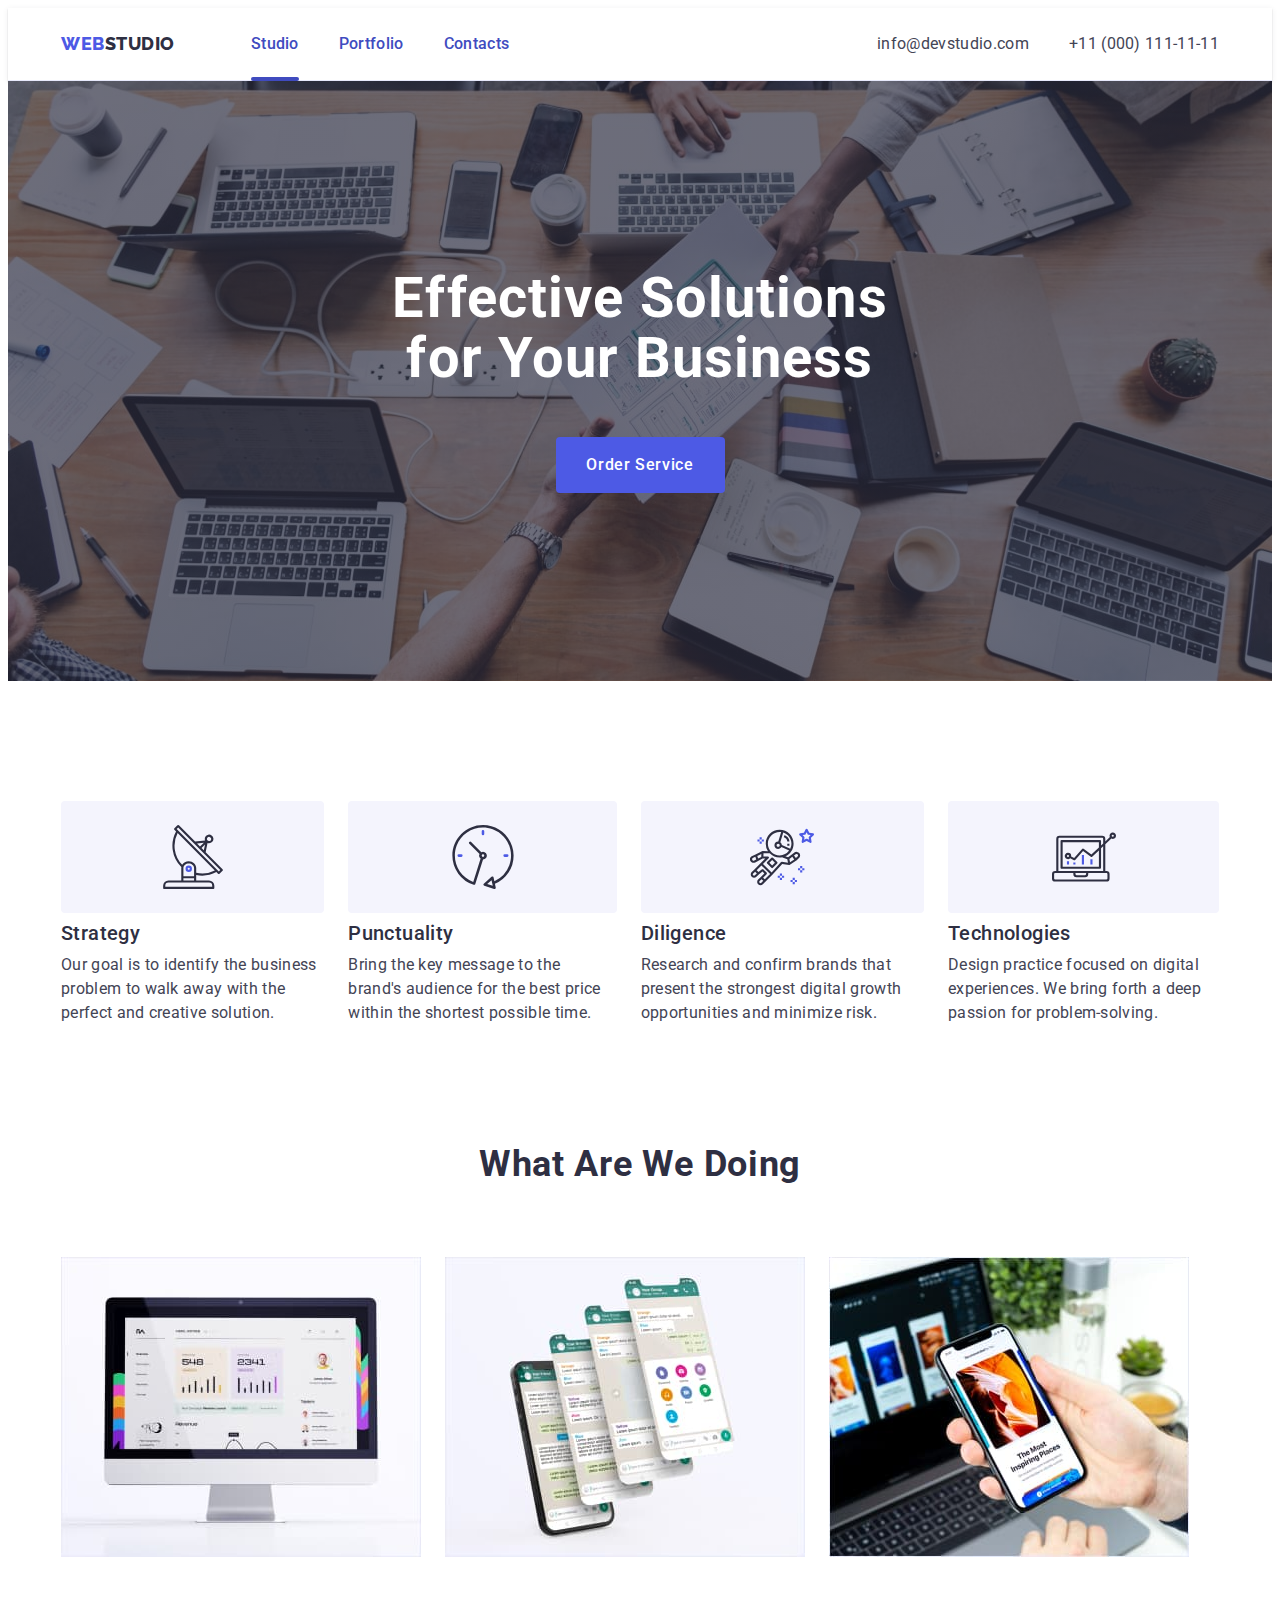
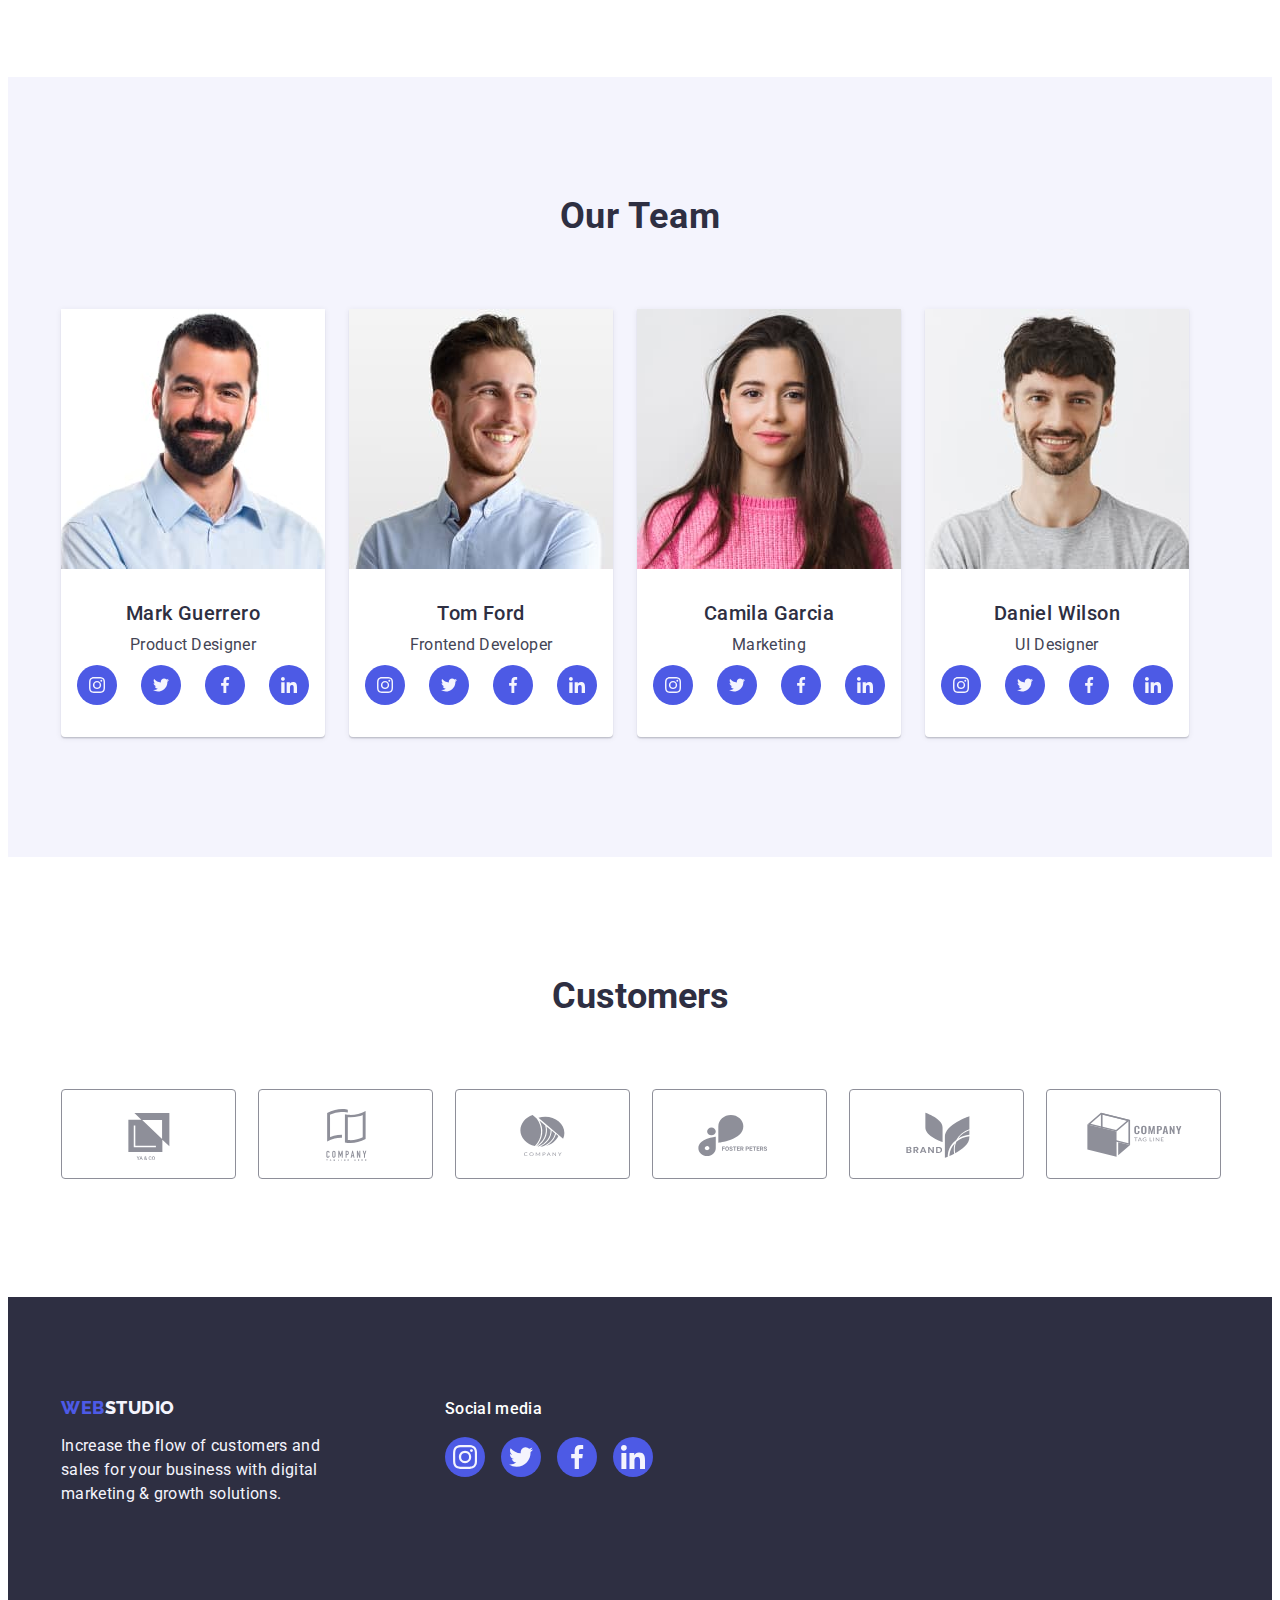
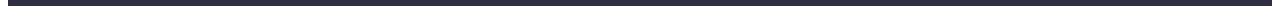
<file: index.html>
<!DOCTYPE html>
<html lang="en">
  <head>
    <meta charset="UTF-8" />
    <meta name="viewport" content="width=device-width, initial-scale=1.0" />
    <link rel="preconnect" href="https://fonts.googleapis.com" />
    <link rel="preconnect" href="https://fonts.gstatic.com" crossorigin />
    <link
      href="https://fonts.googleapis.com/css2?family=Raleway:wght@800&family=Roboto:wght@400;500;700&display=swap"
      rel="stylesheet"
    />
    <link
      rel="stylesheet"
      href="https://cdnjs.cloudflare.com/ajax/libs/modern-normalize/2.0.0/modern-normalize.min.css"
      integrity="sha512-4xo8blKMVCiXpTaLzQSLSw3KFOVPWhm/TRtuPVc4WG6kUgjH6J03IBuG7JZPkcWMxJ5huwaBpOpnwYElP/m6wg=="
      crossorigin="anonymous"
      referrerpolicy="no-referrer"
    />
    <link rel="stylesheet" href="./css/styles.css" />
    <title>Document</title>
  </head>
  <body>
    <!--? Header -->
    <header class="header">
      <div class="container">
        <nav class="nav">
          <a href="./index.html" class="logo link"
            >Web<span class="logo-span">Studio</span></a
          >
          <ul class="nav-list list">
            <li class="nav-list-item">
              <a href="./index.html" class="nav-list-ref link current"
                >Studio</a
              >
            </li>
            <li class="nav-list-item">
              <a href="./portfolio.html" class="nav-list-ref link">Portfolio</a>
            </li>
            <li class="nav-list-item">
              <a href="" class="nav-list-ref link">Contacts</a>
            </li>
          </ul>
        </nav>
        <address class="address">
          <ul class="address-list list">
            <li class="address-list-item">
              <a href="mailto:info@devstudio.com" class="address-list-ref link"
                >info@devstudio.com</a
              >
            </li>
            <li class="address-list-item">
              <a href="tel:+110001111111" class="address-list-ref link"
                >+11 (000) 111-11-11</a
              >
            </li>
          </ul>
        </address>
      </div>
    </header>
    <!--? Main  -->
    <main>
      <!--? Herro -->
      <section class="hero">
        <div class="container">
          <h1 class="hero-title">Effective Solutions for Your Business</h1>
          <button data-modal-open type="button" class="hero-btn">
            Order Service
          </button>
        </div>
      </section>
      <!--? features -->
      <section class="features">
        <div class="container">
          <h2 class="visually-hidden">features</h2>
          <ul class="features-list list">
            <li class="features-list-item">
              <div class="wrap-features-icons">
                <svg class="features-icon" width="64" height="64">
                  <use href="./images/icons.svg#icon-antenna"></use>
                </svg>
              </div>
              <h3 class="features-subtitle">Strategy</h3>
              <p class="features-text">
                Our goal is to identify the business problem to walk away with
                the perfect and creative solution.
              </p>
            </li>
            <li class="features-list-item">
              <div class="wrap-features-icons">
                <svg class="features-icon" width="64" height="64">
                  <use href="./images/icons.svg#icon-clock"></use>
                </svg>
              </div>
              <h3 class="features-subtitle">Punctuality</h3>
              <p class="features-text">
                Bring the key message to the brand's audience for the best price
                within the shortest possible time.
              </p>
            </li>
            <li class="features-list-item">
              <div class="wrap-features-icons">
                <svg class="features-icon" width="64" height="64">
                  <use href="./images/icons.svg#icon-astronaut"></use>
                </svg>
              </div>
              <h3 class="features-subtitle">Diligence</h3>
              <p class="features-text">
                Research and confirm brands that present the strongest digital
                growth opportunities and minimize risk.
              </p>
            </li>
            <li class="features-list-item">
              <div class="wrap-features-icons">
                <svg class="features-icon" width="64" height="64">
                  <use href="./images/icons.svg#icon-diagram"></use>
                </svg>
              </div>
              <h3 class="features-subtitle">Technologies</h3>
              <p class="features-text">
                Design practice focused on digital experiences. We bring forth a
                deep passion for problem-solving.
              </p>
            </li>
          </ul>
        </div>
      </section>
      <!--? What Are We Doing -->
      <section class="work">
        <div class="container">
          <h2 class="work-title">What are we doing</h2>
          <ul class="work-list list">
            <li class="work-list-item">
              <img
                src="./images/img1.jpg"
                alt="Descktop dev"
                width="360"
                height="300"
              />
            </li>
            <li class="work-list-item">
              <img
                src="./images/img2.jpg"
                alt="Mobile dev"
                width="360"
                height="300"
              />
            </li>
            <li class="work-list-item">
              <img
                src="./images/img3.jpg"
                alt="Adaptive dev"
                width="360"
                height="300"
              />
            </li>
          </ul>
        </div>
      </section>
      <!--? Our Team -->
      <section class="team">
        <div class="container">
          <h2 class="team-title">Our Team</h2>
          <ul class="team-list list">
            <li class="team-list-item">
              <img
                src="./images/markguerrero1.jpg"
                alt="Product Designer"
                width="264"
                height="260"
              />
              <div class="team-subtitle-text-wrap">
                <h3 class="team-subtitle">Mark Guerrero</h3>
                <p class="team-text">Product Designer</p>
                <ul class="team-list-icons list">
                  <li class="team-item-icon">
                    <a href="" class="link team-icon-ref link">
                      <svg class="team-icon" width="16" height="16">
                        <use href="./images/icons.svg#icon-instagram"></use>
                      </svg>
                    </a>
                  </li>
                  <li class="team-item-icon">
                    <a href="" class="link team-icon-ref link">
                      <svg class="team-icon" width="16" height="16">
                        <use href="./images/icons.svg#icon-twitter"></use>
                      </svg>
                    </a>
                  </li>
                  <li class="team-item-icon">
                    <a href="" class="link team-icon-ref link">
                      <svg class="team-icon" width="16" height="16">
                        <use href="./images/icons.svg#icon-facebook"></use>
                      </svg>
                    </a>
                  </li>
                  <li class="team-item-icon">
                    <a href="" class="link team-icon-ref link">
                      <svg class="team-icon" width="16" height="16">
                        <use href="./images/icons.svg#icon-linkedin"></use>
                      </svg>
                    </a>
                  </li>
                </ul>
              </div>
            </li>
            <li class="team-list-item">
              <img
                src="./images/tomford2.jpg"
                alt="Frontend Developer"
                width="264"
                height="260"
              />
              <div class="team-subtitle-text-wrap">
                <h3 class="team-subtitle">Tom Ford</h3>
                <p class="team-text">Frontend Developer</p>
                <ul class="team-list-icons list">
                  <li class="team-item-icon">
                    <a href="" class="link team-icon-ref link">
                      <svg class="team-icon" width="16" height="16">
                        <use href="./images/icons.svg#icon-instagram"></use>
                      </svg>
                    </a>
                  </li>
                  <li class="team-item-icon">
                    <a href="" class="link team-icon-ref link">
                      <svg class="team-icon" width="16" height="16">
                        <use href="./images/icons.svg#icon-twitter"></use>
                      </svg>
                    </a>
                  </li>
                  <li class="team-item-icon">
                    <a href="" class="link team-icon-ref link">
                      <svg class="team-icon" width="16" height="16">
                        <use href="./images/icons.svg#icon-facebook"></use>
                      </svg>
                    </a>
                  </li>
                  <li class="team-item-icon">
                    <a href="" class="link team-icon-ref link">
                      <svg class="team-icon" width="16" height="16">
                        <use href="./images/icons.svg#icon-linkedin"></use>
                      </svg>
                    </a>
                  </li>
                </ul>
              </div>
            </li>
            <li class="team-list-item">
              <img
                src="./images/camilagarcia3.jpg"
                alt="Marketing"
                width="264"
                height="260"
              />
              <div class="team-subtitle-text-wrap">
                <h3 class="team-subtitle">Camila Garcia</h3>
                <p class="team-text">Marketing</p>
                <ul class="team-list-icons list">
                  <li class="team-item-icon">
                    <a href="" class="link team-icon-ref link">
                      <svg class="team-icon" width="16" height="16">
                        <use href="./images/icons.svg#icon-instagram"></use>
                      </svg>
                    </a>
                  </li>
                  <li class="team-item-icon">
                    <a href="" class="link team-icon-ref link">
                      <svg class="team-icon" width="16" height="16">
                        <use href="./images/icons.svg#icon-twitter"></use>
                      </svg>
                    </a>
                  </li>
                  <li class="team-item-icon">
                    <a href="" class="link team-icon-ref link">
                      <svg class="team-icon" width="16" height="16">
                        <use href="./images/icons.svg#icon-facebook"></use>
                      </svg>
                    </a>
                  </li>
                  <li class="team-item-icon">
                    <a href="" class="link team-icon-ref link">
                      <svg class="team-icon" width="16" height="16">
                        <use href="./images/icons.svg#icon-linkedin"></use>
                      </svg>
                    </a>
                  </li>
                </ul>
              </div>
            </li>
            <li class="team-list-item">
              <img
                src="./images/danielwilson4.jpg"
                alt="UI Designer"
                width="264"
                height="260"
              />
              <div class="team-subtitle-text-wrap">
                <h3 class="team-subtitle">Daniel Wilson</h3>
                <p class="team-text">UI Designer</p>
                <ul class="team-list-icons list">
                  <li class="team-item-icon">
                    <a href="" class="link team-icon-ref link">
                      <svg class="team-icon" width="16" height="16">
                        <use href="./images/icons.svg#icon-instagram"></use>
                      </svg>
                    </a>
                  </li>
                  <li class="team-item-icon">
                    <a href="" class="link team-icon-ref link">
                      <svg class="team-icon" width="16" height="16">
                        <use href="./images/icons.svg#icon-twitter"></use>
                      </svg>
                    </a>
                  </li>
                  <li class="team-item-icon">
                    <a href="" class="link team-icon-ref link">
                      <svg class="team-icon" width="16" height="16">
                        <use href="./images/icons.svg#icon-facebook"></use>
                      </svg>
                    </a>
                  </li>
                  <li class="team-item-icon">
                    <a href="" class="link team-icon-ref link">
                      <svg class="team-icon" width="16" height="16">
                        <use href="./images/icons.svg#icon-linkedin"></use>
                      </svg>
                    </a>
                  </li>
                </ul>
              </div>
            </li>
          </ul>
        </div>
      </section>
      <!--? customers -->
      <section class="customers">
        <div class="container">
          <h2 class="castomers-title">Customers</h2>
          <ul class="customers-list list">
            <li class="customers-item">
              <a href="" class="customers-ref link">
                <svg class="customers-icon" width="104" height="56">
                  <use href="./images/icons.svg#icon-Logo"></use>
                </svg>
              </a>
            </li>
            <li class="customers-item">
              <a href="" class="customers-ref link">
                <svg class="customers-icon" width="104" height="56">
                  <use href="./images/icons.svg#icon-Logo-1"></use>
                </svg>
              </a>
            </li>
            <li class="customers-item">
              <a href="" class="customers-ref link">
                <svg class="customers-icon" width="104" height="56">
                  <use href="./images/icons.svg#icon-Logo-2"></use>
                </svg>
              </a>
            </li>
            <li class="customers-item">
              <a href="" class="customers-ref link">
                <svg class="customers-icon" width="104" height="56">
                  <use href="./images/icons.svg#icon-Logo-3"></use>
                </svg>
              </a>
            </li>
            <li class="customers-item">
              <a href="" class="customers-ref link">
                <svg class="customers-icon" width="104" height="56">
                  <use href="./images/icons.svg#icon-Logo-4"></use>
                </svg>
              </a>
            </li>
            <li class="customers-item">
              <a href="" class="customers-ref link">
                <svg class="customers-icon" width="104" height="56">
                  <use href="./images/icons.svg#icon-Logo-5"></use>
                </svg>
              </a>
            </li>
          </ul>
        </div>
      </section>
    </main>
    <!--? Footer  -->
    <footer class="footer">
      <div class="container">
        <div class="footer-wrap-logo-text">
          <a href="./index.html" class="logo link"
            >Web<span class="logo-span">Studio</span></a
          >
          <p class="footer-text">
            Increase the flow of customers and sales for your business with
            digital marketing & growth solutions.
          </p>
        </div>
        <div class="footer-social-cover">
          <p class="footer-social-title">Social media</p>
          <ul class="footer-social-list list">
            <li class="footer-social-item">
              <a class="footer-social-ref link" href="">
                <svg class="footer-social-icon" width="24" height="24">
                  <use href="./images/icons.svg#icon-instagram"></use>
                </svg>
              </a>
            </li>
            <li class="footer-social-item">
              <a class="footer-social-ref link" href="">
                <svg class="footer-social-icon" width="24" height="24">
                  <use href="./images/icons.svg#icon-twitter"></use>
                </svg>
              </a>
            </li>
            <li class="footer-social-item">
              <a class="footer-social-ref link" href="">
                <svg class="footer-social-icon" width="24" height="24">
                  <use href="./images/icons.svg#icon-facebook"></use>
                </svg>
              </a>
            </li>
            <li class="footer-social-item">
              <a class="footer-social-ref link" href="">
                <svg class="footer-social-icon" width="24" height="24">
                  <use href="./images/icons.svg#icon-linkedin"></use>
                </svg>
              </a>
            </li>
          </ul>
        </div>
      </div>
    </footer>
    <!--? backdrop -->
    <div class="backdrop is-hidden" data-modal>
      <div class="modal">
        <button type="button" class="modal-btn" data-modal-close>
          <svg width="8" height="8" class="modal-icon">
            <use href="./images/icons.svg#icon-close-btn"></use>
          </svg>
        </button>
        <div class="modal-field"></div>
      </div>
    </div>
    <script src="./js/modal.js"></script>
  </body>
</html>
</file>
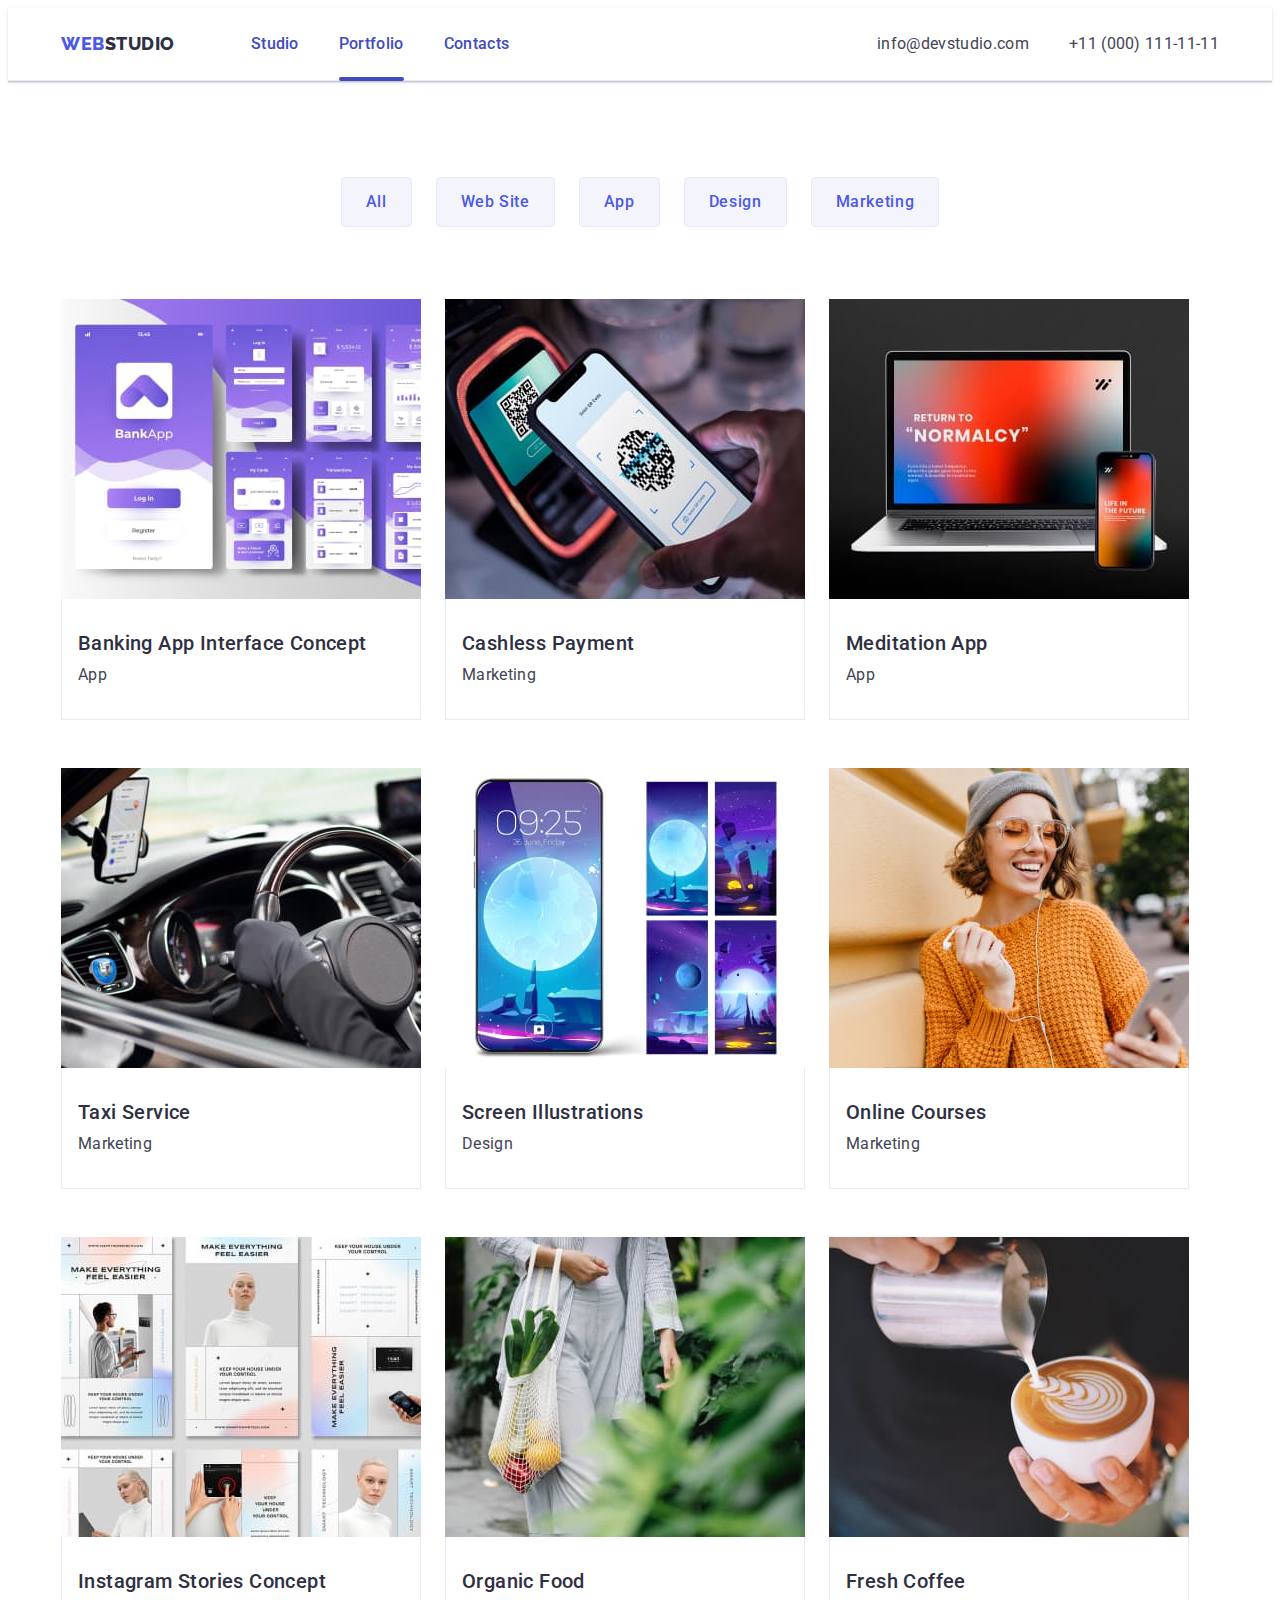
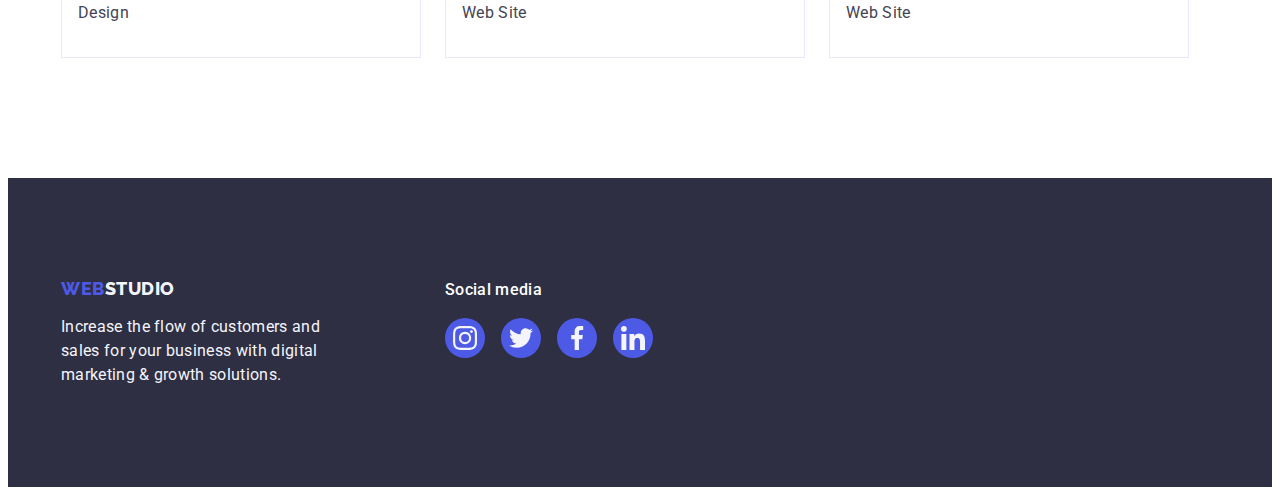
<file: portfolio.html>
<!DOCTYPE html>
<html lang="en">
  <head>
    <meta charset="UTF-8" />
    <meta name="viewport" content="width=device-width, initial-scale=1.0" />
    <link rel="preconnect" href="https://fonts.googleapis.com" />
    <link rel="preconnect" href="https://fonts.gstatic.com" crossorigin />
    <link
      href="https://fonts.googleapis.com/css2?family=Raleway:wght@800&family=Roboto:wght@400;500;700&display=swap"
      rel="stylesheet"
    />
    <link
      rel="stylesheet"
      href="https://cdnjs.cloudflare.com/ajax/libs/modern-normalize/2.0.0/modern-normalize.min.css"
      integrity="sha512-4xo8blKMVCiXpTaLzQSLSw3KFOVPWhm/TRtuPVc4WG6kUgjH6J03IBuG7JZPkcWMxJ5huwaBpOpnwYElP/m6wg=="
      crossorigin="anonymous"
      referrerpolicy="no-referrer"
    />
    <link rel="stylesheet" href="./css/styles.css" />
    <title>Document</title>
  </head>
  <body>
    <!--? Header -->
    <header class="header">
      <div class="container container-header">
        <nav class="nav">
          <a href="./index.html" class="logo link"
            >Web<span class="logo-span">Studio</span></a
          >
          <ul class="nav-list list">
            <li class="nav-list-item">
              <a href="./index.html" class="nav-list-ref link">Studio</a>
            </li>
            <li class="nav-list-item">
              <a href="./portfolio.html" class="nav-list-ref link current"
                >Portfolio</a
              >
            </li>
            <li class="nav-list-item">
              <a href="" class="nav-list-ref link">Contacts</a>
            </li>
          </ul>
        </nav>
        <address class="address">
          <ul class="address-list list">
            <li class="address-list-item">
              <a href="mailto:info@devstudio.com" class="address-list-ref link"
                >info@devstudio.com</a
              >
            </li>
            <li class="address-list-item">
              <a href="tel:+110001111111" class="address-list-ref link"
                >+11 (000) 111-11-11</a
              >
            </li>
          </ul>
        </address>
      </div>
    </header>
    <!--? Main  -->
    <main>
      <!--? Filter -->
      <section class="filter">
        <div class="container">
          <h1 class="visually-hidden">Filter</h1>
          <ul class="filter-list list">
            <li class="filter-list-item">
              <button class="filter-button" type="button">All</button>
            </li>
            <li class="filter-list-item">
              <button class="filter-button" type="button">Web Site</button>
            </li>
            <li class="filter-list-item">
              <button class="filter-button" type="button">App</button>
            </li>
            <li class="filter-list-item">
              <button class="filter-button" type="button">Design</button>
            </li>
            <li class="filter-list-item">
              <button class="filter-button" type="button">Marketing</button>
            </li>
          </ul>
          <!--? Gallery view -->
          <ul class="gallery-list list">
            <li class="gallery-list-item">
              <a href="" class="gallery-ref link">
                <div class="gallery-cover-wrap">
                  <img
                    src="./images/bankingapp-8.jpg"
                    alt="Banking App Interface Concept"
                    width="360"
                    height="300"
                  />

                  <p class="gallery-iteractive-text">
                    14 Stylish and User-Friendly App Design Concepts · Task
                    Manager App · Calorie Tracker App · Exotic Fruit Ecommerce
                    App · Cloud Storage App
                  </p>
                </div>
                <div class="gallery-subtitle-text-wrap">
                  <h2 class="gallery-subtitle">
                    Banking App Interface Concept
                  </h2>
                  <p class="gallery-text">App</p>
                </div></a
              >
            </li>
            <li class="gallery-list-item">
              <a href="" class="gallery-ref link">
                <div class="gallery-cover-wrap">
                  <img
                    src="./images/cashlesspayment-7.jpg"
                    alt="Cashless Payment"
                    width="360"
                    height="300"
                  />
                  <p class="gallery-iteractive-text">
                    14 Stylish and User-Friendly App Design Concepts · Task
                    Manager App · Calorie Tracker App · Exotic Fruit Ecommerce
                    App · Cloud Storage App
                  </p>
                </div>
                <div class="gallery-subtitle-text-wrap">
                  <h2 class="gallery-subtitle">Cashless Payment</h2>
                  <p class="gallery-text">Marketing</p>
                </div></a
              >
            </li>
            <li class="gallery-list-item">
              <a href="" class="gallery-ref link">
                <div class="gallery-cover-wrap">
                  <img
                    src="./images/meditationapp-6.jpg"
                    alt="Meditation App"
                    width="360"
                    height="300"
                  />

                  <p class="gallery-iteractive-text">
                    14 Stylish and User-Friendly App Design Concepts · Task
                    Manager App · Calorie Tracker App · Exotic Fruit Ecommerce
                    App · Cloud Storage App
                  </p>
                </div>
                <div class="gallery-subtitle-text-wrap">
                  <h2 class="gallery-subtitle">Meditation App</h2>
                  <p class="gallery-text">App</p>
                </div></a
              >
            </li>
            <li class="gallery-list-item">
              <a href="" class="gallery-ref link">
                <div class="gallery-cover-wrap">
                  <img
                    src="./images/taxiservice-5.jpg"
                    alt="Taxi Service"
                    width="360"
                    height="300"
                  />

                  <p class="gallery-iteractive-text">
                    14 Stylish and User-Friendly App Design Concepts · Task
                    Manager App · Calorie Tracker App · Exotic Fruit Ecommerce
                    App · Cloud Storage App
                  </p>
                </div>
                <div class="gallery-subtitle-text-wrap">
                  <h2 class="gallery-subtitle">Taxi Service</h2>
                  <p class="gallery-text">Marketing</p>
                </div></a
              >
            </li>
            <li class="gallery-list-item">
              <a href="" class="gallery-ref link">
                <div class="gallery-cover-wrap">
                  <img
                    src="./images/screenillustrations-4.jpg"
                    alt="Screen Illustrations"
                    width="360"
                    height="300"
                  />

                  <p class="gallery-iteractive-text">
                    14 Stylish and User-Friendly App Design Concepts · Task
                    Manager App · Calorie Tracker App · Exotic Fruit Ecommerce
                    App · Cloud Storage App
                  </p>
                </div>
                <div class="gallery-subtitle-text-wrap">
                  <h2 class="gallery-subtitle">Screen Illustrations</h2>
                  <p class="gallery-text">Design</p>
                </div></a
              >
            </li>
            <li class="gallery-list-item">
              <a href="" class="gallery-ref link"
                ><div class="gallery-cover-wrap">
                  <img
                    src="./images/onlinecourses-3.jpg"
                    alt="Online Courses"
                    width="360"
                    height="300"
                  />

                  <p class="gallery-iteractive-text">
                    14 Stylish and User-Friendly App Design Concepts · Task
                    Manager App · Calorie Tracker App · Exotic Fruit Ecommerce
                    App · Cloud Storage App
                  </p>
                </div>
                <div class="gallery-subtitle-text-wrap">
                  <h2 class="gallery-subtitle">Online Courses</h2>
                  <p class="gallery-text">Marketing</p>
                </div></a
              >
            </li>
            <li class="gallery-list-item">
              <a href="" class="gallery-ref link"
                ><div class="gallery-cover-wrap">
                  <img
                    src="./images/instagramstoriesconcept-2.jpg"
                    alt="Instagram Stories Concept"
                    width="360"
                    height="300"
                  />

                  <p class="gallery-iteractive-text">
                    14 Stylish and User-Friendly App Design Concepts · Task
                    Manager App · Calorie Tracker App · Exotic Fruit Ecommerce
                    App · Cloud Storage App
                  </p>
                </div>
                <div class="gallery-subtitle-text-wrap">
                  <h2 class="gallery-subtitle">Instagram Stories Concept</h2>
                  <p class="gallery-text">Design</p>
                </div></a
              >
            </li>
            <li class="gallery-list-item">
              <a href="" class="gallery-ref link"
                ><div class="gallery-cover-wrap">
                  <img
                    src="./images/organicfood-1.jpg"
                    alt="Organic Food"
                    width="360"
                    height="300"
                  />

                  <p class="gallery-iteractive-text">
                    14 Stylish and User-Friendly App Design Concepts · Task
                    Manager App · Calorie Tracker App · Exotic Fruit Ecommerce
                    App · Cloud Storage App
                  </p>
                </div>
                <div class="gallery-subtitle-text-wrap">
                  <h2 class="gallery-subtitle">Organic Food</h2>
                  <p class="gallery-text">Web Site</p>
                </div></a
              >
            </li>
            <li class="gallery-list-item">
              <a href="" class="gallery-ref link"
                ><div class="gallery-cover-wrap">
                  <img
                    src="./images/freshcoffee-0.jpg"
                    alt="Fresh Coffee"
                    width="360"
                    height="300"
                  />

                  <p class="gallery-iteractive-text">
                    14 Stylish and User-Friendly App Design Concepts · Task
                    Manager App · Calorie Tracker App · Exotic Fruit Ecommerce
                    App · Cloud Storage App
                  </p>
                </div>
                <div class="gallery-subtitle-text-wrap">
                  <h2 class="gallery-subtitle">Fresh Coffee</h2>
                  <p class="gallery-text">Web Site</p>
                </div></a
              >
            </li>
          </ul>
        </div>
      </section>
    </main>
    <!--? Footer  -->
    <footer class="footer">
      <div class="container">
        <div class="footer-wrap-logo-text">
          <a href="./index.html" class="logo link"
            >Web<span class="logo-span">Studio</span></a
          >
          <p class="footer-text">
            Increase the flow of customers and sales for your business with
            digital marketing & growth solutions.
          </p>
        </div>
        <div class="footer-social-cover">
          <p class="footer-social-title">Social media</p>
          <ul class="footer-social-list list">
            <li class="footer-social-item">
              <a class="footer-social-ref link" href="">
                <svg class="footer-social-icon" width="24" height="24">
                  <use href="./images/icons.svg#icon-instagram"></use>
                </svg>
              </a>
            </li>
            <li class="footer-social-item">
              <a class="footer-social-ref link" href="">
                <svg class="footer-social-icon" width="24" height="24">
                  <use href="./images/icons.svg#icon-twitter"></use>
                </svg>
              </a>
            </li>
            <li class="footer-social-item">
              <a class="footer-social-ref link" href="">
                <svg class="footer-social-icon" width="24" height="24">
                  <use href="./images/icons.svg#icon-facebook"></use>
                </svg>
              </a>
            </li>
            <li class="footer-social-item">
              <a class="footer-social-ref link" href="">
                <svg class="footer-social-icon" width="24" height="24">
                  <use href="./images/icons.svg#icon-linkedin"></use>
                </svg>
              </a>
            </li>
          </ul>
        </div>
      </div>
    </footer>
  </body>
</html>
</file>
<file: css/styles.css>
:root {
  --navi_blue: #2e2f42;
  --cloud: #f4f4fd;
  --border-cornflower: #e7e9fc;
  --accent-iris: #4d5ae5;
  --pressed_state-ocean: #404bbf;
  --main-slate: #434455;
  --bg_page-white: #ffffff;
  --green: #31d0aa;
}
body {
  font-family: "Roboto", sans-serif;
  background-color: var(--bg_page-white);
  color: var(--main-slate);
}
.container {
  padding: 0 15px;
  width: 100%;
  max-width: 1158px;
  margin: 0 auto;
}
.visually-hidden {
  position: absolute;
  width: 1px;
  height: 1px;
  margin: -1px;
  border: 0;
  padding: 0;
  white-space: nowrap;
  clip-path: inset(100%);
  clip: rect(0 0 0 0);
  overflow: hidden;
}
.current::after {
  content: "";
  width: 100%;
  height: 4px;
  border-radius: 2px;
  background: var(--ocean, #404bbf);
  position: absolute;
  bottom: -1px;
  right: 0;
}
.backdrop {
  position: fixed;
  width: 100%;
  height: 100%;
  top: 0;
  background-color: rgba(46, 47, 66, 0.4);
  transition: opacity 250ms cubic-bezier(0.4, 0, 0.2, 1),
    visibility 250ms cubic-bezier(0.4, 0, 0.2, 1);
}
.modal {
  position: absolute;
  top: 50%;
  left: 50%;
  transform: translate(-50%, -50%);
  border-radius: 4px;
  width: 408px;
  min-height: 584px;
  background: #fcfcfc;
  transition: transform 250ms cubic-bezier(0.4, 0, 0.2, 1);
  box-shadow: 0px 1px 1px rgba(0, 0, 0, 0.14), 0px 1px 3px rgba(0, 0, 0, 0.12),
    0px 2px 1px rgba(0, 0, 0, 0.2);
}
/* .modal-field {
  width: 360px;
  height: 40px;
  border-radius: 4px;
  border: 1px solid var(--navyblue-modal, rgba(46, 47, 66, 0.4));
  } */
.modal-btn {
  position: absolute;
  top: 24px;
  right: 24px;
  border-radius: 50%;
  width: 24px;
  height: 24px;
  padding: 0;
  display: flex;
  align-items: center;
  justify-content: center;
  background-color: #e7e9fc;
  border: 1px solid rgba(0, 0, 0, 0.1);
  /* outline: transparent; */
  cursor: pointer;
  transition: background-color 250ms cubic-bezier(0.4, 0, 0.2, 1),
    border 250ms cubic-bezier(0.4, 0, 0.2, 1);
}
.modal-btn:hover,
.modal-btn:focus {
  background-color: var(--pressed_state-ocean);
  fill: var(--bg_page-white);
  border: none;
}
.modal-icon {
  transition: fill 250ms cubic-bezier(0.4, 0, 0.2, 1);
}
.is-hidden {
  visibility: hidden;
  opacity: 0;
  pointer-events: none;
}
/** -------------------- reset styles---------------------------- */
.list {
  list-style: none;
}
.link {
  text-decoration: none;
}
h1,
h2,
h3,
h4,
h5,
h6,
p {
  margin-top: 0;
  margin-bottom: 0;
}
ul {
  margin-top: 0;
  margin-bottom: 0;
  padding-left: 0;
}
img {
  display: block;
  max-width: 100%;
  height: auto;
}
a {
  outline-color: transparent;
  outline-style: none;
}
/** -------------------------Header ---------------------------- */
.header {
  border-bottom: 1px solid var(--cornflower, #e7e9fc);
  box-shadow: 0px 1px 6px 0px rgba(46, 47, 66, 0.08),
    0px 1px 1px 0px rgba(46, 47, 66, 0.16),
    0px 2px 1px 0px rgba(46, 47, 66, 0.08);
}
.header .container {
  display: flex;
  align-items: center;
  justify-content: space-between;
}

.nav {
  display: flex;
  align-items: center;
}
.logo-span {
  color: var(--navi_blue);
}
.logo {
  color: var(--iris, #4d5ae5);
  font-family: Raleway, sans-serif;
  font-size: 18px;
  font-weight: 800;
  line-height: 1.17;
  letter-spacing: 0.03em;
  text-transform: uppercase;
  margin-right: 76px;
}
.nav-list {
  display: flex;
  gap: 40px;
}
.nav-list-item {
}
.nav-list-ref {
  /* color: var(--navyblue, #2e2f42); */
  color: var(--pressed_state-ocean);
  font-size: 16px;
  font-weight: 500;
  line-height: 1.5;
  letter-spacing: 0.02em;
  position: relative;
  display: block;
  padding: 24px 0;

  transition-property: color;
  transition-duration: 250ms;
  transition-timing-function: cubic-bezier(0.4, 0, 0.2, 1);
}
.nav-list-ref:hover,
.nav-list-ref:focus {
  color: var(--pressed_state-ocean);
}
.address {
  font-style: normal;
  /* margin-left: 332px; */
}
.address-list {
  display: flex;
  gap: 40px;
}
.address-list-item {
}
.address-list-ref {
  color: var(--slate, #434455);
  font-size: 16px;
  line-height: 1.5;
  letter-spacing: 0.02em;

  transition: color 250ms cubic-bezier(0.4, 0, 0.2, 1);
}
.address-list-ref:hover,
.address-list-ref:focus {
  color: var(--pressed_state-ocean);
}
/** --------------------------Main ---------------------------*/
/** herro */
.hero {
  /* background: var(--navyblue, #2e2f42); */
  margin: 0 auto;
  padding: 188px 0;
  background-image: linear-gradient(
      rgba(46, 47, 66, 0.7),
      rgba(46, 47, 66, 0.7)
    ),
    url(../images/people-office.jpg);
  background-repeat: no-repeat;
  background-size: cover;
  background-position: center;
  max-width: 1440px;
}
.hero-title {
  color: var(--white, #fff);
  text-align: center;
  font-size: 56px;
  line-height: 1.07; /* 60/56 */
  letter-spacing: 0.02em; /* 1.12/56 */

  max-width: 496px;
  margin: 0 auto 48px auto;
}
.hero-btn {
  font-family: "Roboto", sans-serif;
  background: var(--iris, #4d5ae5);
  color: var(--white, #fff);
  font-size: 16px;
  font-weight: 500;
  line-height: 1.5; /* 24/16 */
  letter-spacing: 0.04em; /* 0.64/16 */
  cursor: pointer;

  display: block;
  border: none;
  border-radius: 4px;
  margin: 0 auto;
  padding: 16px 22px;
  min-width: 169px;
  height: 56px;

  transition-property: background-color;
  transition-duration: 250ms;
  transition-timing-function: cubic-bezier(0.4, 0, 0.2, 1);
}
.hero-btn:hover,
.hero-btn:focus {
  background-color: var(--pressed_state-ocean);
}
/** features  */
.features {
  padding-top: 120px;
  padding-bottom: 120px;
}
.features-list {
  display: flex;
  gap: 24px;
}
.features-list-item {
  /* width: 264px; */
}
.wrap-features-icons {
  background-color: var(--cloud);
  /* padding: 24px 100px; */
  margin-bottom: 8px;
  display: flex;
  justify-content: center;
  align-items: center;
  height: 112px;
  border-radius: 4px;
}
.features-icon {
}
.features-subtitle {
  color: var(--navi_blue);
  font-size: 20px;
  font-weight: 500;
  line-height: 1.2; /* 24/20 */
  letter-spacing: 0.02em; /* 0.4/20 */
  margin-bottom: 8px;
}
.features-text {
  font-size: 16px;
  line-height: 1.5; /* 24/16 */
  letter-spacing: 0.02em; /* 0.32/16 */
}
/** what are we doing */
.work {
  padding-bottom: 120px;
}
.work-title {
  color: var(--navi_blue);
  font-size: 36px;
  text-align: center;
  text-transform: capitalize;
  line-height: 1.11; /* 40/36 */
  letter-spacing: 0.02em; /* 0.72/36 */

  margin-bottom: 72px;
}
.work-list {
  display: flex;
  gap: 24px;
}
.work-list-item {
}
/** our team */
.team {
  background-color: var(--cloud);
  padding-top: 120px;
  padding-bottom: 120px;
}
.team-subtitle-text-wrap {
  padding: 32px 0;
  text-align: center;
}
.team-title {
  color: var(--navi_blue);
  text-align: center;
  font-size: 36px;
  line-height: 1.11; /* 40/36 */
  letter-spacing: 0.02em; /* 0.72/36 */
  text-transform: capitalize;
  margin-bottom: 72px;
}
.team-list {
  display: flex;
  gap: 24px;
}
.team-list-item {
  border-radius: 0px 0px 4px 4px;
  background: var(--white, #fff);
  box-shadow: 0px 2px 1px 0px rgba(46, 47, 66, 0.08),
    0px 1px 1px 0px rgba(46, 47, 66, 0.16),
    0px 1px 6px 0px rgba(46, 47, 66, 0.08);
}
.team-subtitle {
  color: var(--navi_blue);
  text-align: center;
  font-size: 20px;
  font-weight: 500;
  line-height: 1.2em; /* 24/20 */
  letter-spacing: 0.02em; /* 0.4/20 */

  margin-bottom: 8px;
}
.team-text {
  text-align: center;
  font-size: 16px;
  line-height: 1.5; /* 24/16 */
  letter-spacing: 0.02em; /* 0.32/16 */
  margin-bottom: 8px;
}
.team-list-icons {
  display: flex;
  gap: 24px;
  justify-content: center;
}
.team-item-icon {
  width: 40px;
  height: 40px;
}
.team-icon-ref {
  color: var(--green);

  display: flex;
  width: 100%;
  height: 100%;

  background-color: var(--accent-iris);
  border-radius: 50%;
  justify-content: center;
  align-items: center;
  transition-property: background-color;
  transition-duration: 250ms;
  transition-timing-function: cubic-bezier(0.4, 0, 0.2, 1);
}
.team-icon-ref:hover,
.team-icon-ref:focus {
  background-color: var(--pressed_state-ocean);
}
.team-icon {
  fill: #f4f4fd;
}

/**---------------------- customers-------------------------- */
.customers {
  padding-top: 120px;
  padding-bottom: 120px;
}
.castomers-title {
  font-size: 36px;
  line-height: 1.11;
  text-align: center;
  margin-bottom: 72px;
  color: var(--navi_blue);
}
.customers-list {
  display: flex;
  gap: 24px;
}
.customers-item {
  height: 88px;
  width: calc((100% - 120px) / 6);
}

.customers-ref {
  width: 100%;
  height: 100%;
  border-radius: 4px;
  border: 1px solid var(--lightslate, #8e8f99);
  display: flex;
  justify-content: center;
  align-items: center;

  transition: border-color 250ms cubic-bezier(0.4, 0, 0.2, 1),
    color 250ms cubic-bezier(0.4, 0, 0.2, 1);

  color: #8e8f99;
}

.customers-ref:hover,
.customers-ref:focus {
  color: var(--pressed_state-ocean);
  border-color: var(--pressed_state-ocean);
}

.customers-icon {
  fill: currentColor;
}

/** -----------------footer-------------------------- */
.footer {
  background: var(--navyblue, #2e2f42);
  padding-top: 100px;
  padding-bottom: 100px;
}
.footer-wrap-logo-text {
}
.footer .logo {
  margin-bottom: 16px;
  display: inline-block;
  margin-right: 0;
}
.footer .logo-span {
  color: var(--cloud);
}
.footer-text {
  color: var(--cloud, #f4f4fd);
  font-size: 16px;
  line-height: 1.5; /* 24/16 */
  letter-spacing: 0.02em; /* 0.32/16 */

  width: 264px;
}
.footer .container {
  display: flex;
  align-items: baseline;
}
.footer-wrap-logo-text {
  margin-right: 120px;
}
.footer-social-cover {
}
.footer-social-title {
  margin-bottom: 16px;
  color: var(--white, #fff);

  font-size: 16px;
  font-weight: 500;
  line-height: 1.5; /* 150% */
  letter-spacing: 0.02em;
}
.footer-social-list {
  display: flex;
  gap: 16px;
}
.footer-social-item {
  width: 40px;
  height: 40px;
}
.footer-social-wrap {
}
.footer-social-ref {
  display: flex;
  justify-content: center;
  align-items: center;
  width: 100%;
  height: 100%;
  background-color: var(--iris, #4d5ae5);
  border-radius: 50%;
  transition-property: background-color;
  transition-duration: 250ms;
  transition-timing-function: cubic-bezier(0.4, 0, 0.2, 1);
}
.footer-social-ref:hover,
.footer-social-ref:focus {
  background-color: var(--green);
}
.footer-social-icon {
  fill: #f4f4fd;
}
/*! Portfolio */
/** ------------------ main------------------------- */
/** filter */
.filter {
  padding-top: 96px;
  padding-bottom: 120px;
}
.filter-list {
  display: flex;
  gap: 24px;
  margin-bottom: 72px;
  justify-content: center;
}
.filter-list-item {
}
.filter-button {
  border: 1px solid var(--cornflower, #e7e9fc);
  border-radius: 4px;
  background: var(--cloud, #f4f4fd);

  color: var(--iris, #4d5ae5);
  text-align: center;

  font-family: Roboto, sans-serif;
  font-size: 16px;
  font-weight: 500;
  line-height: 1.5; /* 24/16 */
  letter-spacing: 0.04em; /* 0.64/16 */
  cursor: pointer;

  padding: 12px 24px;

  transition: color 250ms cubic-bezier(0.4, 0, 0.2, 1),
    background-color 250ms cubic-bezier(0.4, 0, 0.2, 1),
    border-color 250ms cubic-bezier(0.4, 0, 0.2, 1),
    box-shadow 250ms cubic-bezier(0.4, 0, 0.2, 1);
}
.filter-button:hover,
.filter-button:focus {
  background: var(--ocean, #404bbf);
  color: var(--white, #fff);
  border: 1px solid transparent;
  box-shadow: 0px 2px 2px 0px rgba(0, 0, 0, 0.12),
    0px 2px 1px 0px rgba(0, 0, 0, 0.08), 0px 3px 1px 0px rgba(0, 0, 0, 0.1);
}
/** Gallery view */
.gallery-list {
  display: flex;
  flex-wrap: wrap;
  column-gap: 24px;
  row-gap: 48px;
}

.gallery-cover-wrap {
  position: relative;
  overflow: hidden;
}
.gallery-ref {
  display: block;
  transition: box-shadow 250ms cubic-bezier(0.4, 0, 0.2, 1);
}
.gallery-ref:hover,
.gallery-ref:focus {
  box-shadow: 0px 1px 6px rgba(46, 47, 66, 0.08),
    0px 1px 1px rgba(46, 47, 66, 0.16), 0px 2px 1px rgba(46, 47, 66, 0.08);
}

.gallery-iteractive-text {
  color: var(--cloud, #f4f4fd);
  font-size: 16px;
  line-height: 1.5; /* 150% */
  letter-spacing: 0.02em;

  position: absolute;
  top: 0;
  width: 100%;
  height: 100%;
  background: var(--accent-iris);
  padding: 40px 32px;
  transform: translateY(100%);
  transition: transform 250ms cubic-bezier(0.4, 0, 0.2, 1);
}

.gallery-ref:hover .gallery-iteractive-text,
.gallery-ref:focus .gallery-iteractive-text {
  transform: translateY(0%);
}

.gallery-subtitle-text-wrap {
  padding: 32px 16px;
  border: 1px solid var(--cornflower, #e7e9fc);
  border-top: none;
}
.gallery-subtitle {
  color: var(--navi_blue);
  font-size: 20px;
  font-weight: 500;
  line-height: 1.2; /* 24/20 */
  letter-spacing: 0.02em; /* 0.4/20 */
  margin-bottom: 8px;
}
.gallery-text {
  color: var(--main-slate);
  font-size: 16px;
  line-height: 1.5; /* 24/16 */
  letter-spacing: 0.02em; /* 0.32/16 */
}
</file>
